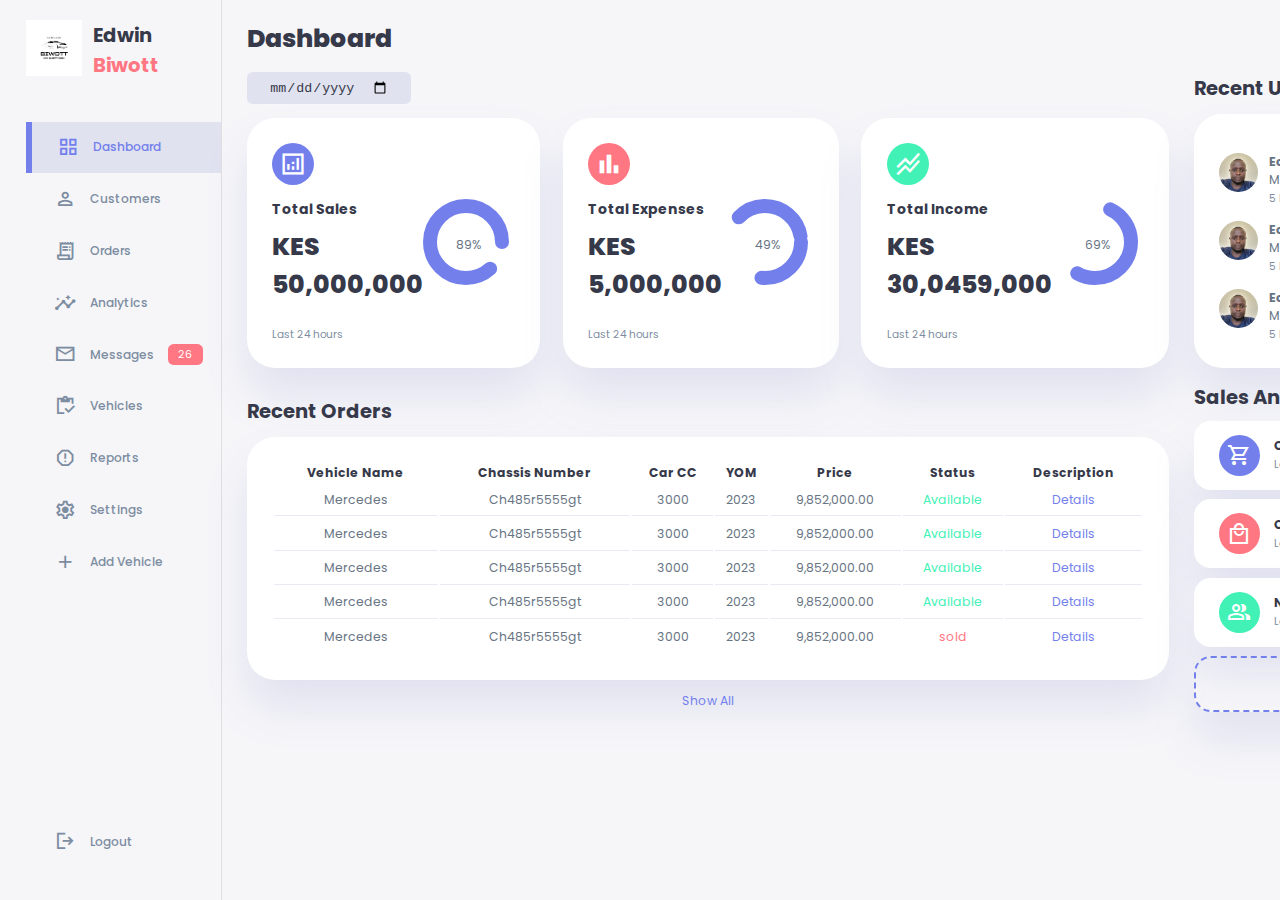
<file: admin car system/index.html>
<!DOCTYPE html>
<html lang="en">
<head>
    <meta charset="UTF-8">
    <meta name="viewport" content="width=device-width, initial-scale=1.0">
    <link rel="stylesheet" href="https://fonts.googleapis.com/css2?family=Material+Symbols+Sharp:opsz,wght,FILL,GRAD@20..48,100..700,0..1,-50..200" />
    <link rel="stylesheet" href="admin.css">
    <title>admin dashboard</title>
</head>
<body>
    <div class="container">
        <aside>
            <div class="top">
                <div class="logo">
                    <img src="./images/Biwott.png"  alt="admin  logo">
                    <h2>Edwin <span class="danger">Biwott</span></h2>
                </div>
                <div class="close" id="close-btn">
                    <span class="material-symbols-sharp">
                        close
                    </span>
                </div>
            </div>
            <div class="sidebar">
                <a href="#" class="active">
                    <span class="material-symbols-sharp">
                        grid_view
                    </span>
                    <h3>Dashboard</h3>
                </a>
                <a href="#">
                    <span class="material-symbols-sharp">
                        person_outline
                    </span>
                    <h3>Customers</h3>
                </a>
                <a href="#">
                    <span class="material-symbols-sharp">
                        receipt_long
                    </span>
                    <h3>Orders</h3>
                </a>
                <a href="#">
                    <span class="material-symbols-sharp">
                        insights
                    </span>
                    <h3>Analytics</h3>
                </a>
                <a href="#">
                    <span class="material-symbols-sharp">
                        mail_outline
                    </span>
                    <h3>Messages</h3>
                    <span class="message-count">26</span>
                </a>
                <a href="#">
                    <span class="material-symbols-sharp">
                        inventory
                    </span>
                    <h3>Vehicles</h3>
                </a>
                <a href="#">
                    <span class="material-symbols-sharp">
                        report
                    </span>
                    <h3>Reports</h3>
                </a>
                <a href="#">
                    <span class="material-symbols-sharp">
                        settings
                    </span>
                    <h3>Settings</h3>
                </a>
                <a href="#">
                    <span class="material-symbols-sharp">
                        add
                    </span>
                    <h3>Add Vehicle</h3>
                </a>
                <a href="#">
                    <span class="material-symbols-sharp">
                        logout
                    </span>
                    <h3>Logout</h3>
                </a>
            </div>
        </aside>
        <!------ASIDE END----->
        <main>
                <h1>Dashboard</h1>
                <div class="date">
                    <input type="date">
                </div>
                <div class="insights">
                    <div class="sales">
                        <span class="material-symbols-sharp">analytics</span>
                        <div class="middle">
                            <div class="left">
                                <h3>Total Sales</h3>
                                <h1>KES 50,000,000</h1>
                            </div>
                            <div class="progress">
                                <svg>
                                    <circle cx="38" cy="38" r="36"></circle>
                                </svg>
                                <div class="number">
                                    <p>89%</p>
                                </div>
                            </div>
                        </div>
                        <small class="text-muted">Last 24 hours</small>
                    </div>
                    <!--END OF SALES-->
                    <div class="expenses">
                        <span class="material-symbols-sharp">bar_chart</span>
                        <div class="middle">
                            <div class="left">
                                <h3>Total Expenses</h3>
                                <h1>KES 5,000,000</h1>
                            </div>
                            <div class="progress">
                                <svg>
                                    <circle cx="38" cy="38" r="36"></circle>
                                </svg>
                                <div class="number">
                                    <p>49%</p>
                                </div>
                            </div>
                        </div>
                        <small class="text-muted">Last 24 hours</small>
                    </div>
                    <!--END OF EXPENSES-->
                    <div class="income">
                        <span class="material-symbols-sharp">stacked_line_chart</span>
                        <div class="middle">
                            <div class="left">
                                <h3>Total Income</h3>
                                <h1>KES 30,0459,000</h1>
                            </div>
                            <div class="progress">
                                <svg>
                                    <circle cx="38" cy="38" r="36"></circle>
                                </svg>
                                <div class="number">
                                    <p>69%</p>
                                </div>
                            </div>
                        </div>
                        <small class="text-muted">Last 24 hours</small>
                    </div>
                    <!--END OF INCOME-->
                </div>
                <!------END OF INSIGHTS----->

                <div class="recent-orders">
                    <h2>Recent Orders</h2>
                    <table>
                        <thead>
                            <tr>
                            <th>Vehicle Name</th>
                            <th>Chassis Number</th>
                            <th>Car CC</th>
                            <th>YOM</th>
                            <th>Price</th>
                            <th>Status</th>
                            <th>Description</th>
                            </tr>
                        </thead>
                        <tbody>
                            <tr>
                                <td>Mercedes</td>
                                <td>Ch485r5555gt</td>
                                <td>3000</td>
                                <td>2023</td>
                                <td>9,852,000.00</td>
                                <td class="success">Available</td>
                                <td class="primary">Details</td>
                            </tr>
                            <tr>
                                <td>Mercedes</td>
                                <td>Ch485r5555gt</td>
                                <td>3000</td>
                                <td>2023</td>
                                <td>9,852,000.00</td>
                                <td class="success">Available</td>
                                <td class="primary">Details</td>
                            </tr>
                            <tr>
                                <td>Mercedes</td>
                                <td>Ch485r5555gt</td>
                                <td>3000</td>
                                <td>2023</td>
                                <td>9,852,000.00</td>
                                <td class="success">Available</td>
                                <td class="primary">Details</td>
                            </tr>
                            <tr>
                                <td>Mercedes</td>
                                <td>Ch485r5555gt</td>
                                <td>3000</td>
                                <td>2023</td>
                                <td>9,852,000.00</td>
                                <td class="success">Available</td>
                                <td class="primary">Details</td>
                            </tr>
                            <tr>
                                <td>Mercedes</td>
                                <td>Ch485r5555gt</td>
                                <td>3000</td>
                                <td>2023</td>
                                <td>9,852,000.00</td>
                                <td class="danger">sold</td>
                                <td class="primary">Details</td>
                            </tr>
                        </tbody>
                    </table>
                    <a href="#">Show All</a>
                </div>
        </main>
        <!--------END OF MAIN-------->

        <div class="right">
            <div class="top">
                <button id="menu-btn">
                    <span class="material-symbols-sharp">
                        menu
                    </span>
                </button>
                <div class="theme-toggler">
                    <span class="material-symbols-sharp active">
                        light_mode
                    </span>
                    <span class="material-symbols-sharp">
                        dark_mode
                    </span>
                </div>
                <div class="profile">
                    <div class="info">
                        <p>Hey <b>Edwin</b></p>
                        <small class="text-muted">Admin</small>
                    </div>
                    <div class="profile-photo">
                        <img src="./images/webimg.jpeg" alt="Admin photo">
                    </div>
                </div>
            </div>

            <!-----END OF TOP----->
            <div class="recent-updates">
                <h2>Recent Updates</h2>
                <div class="updates">
                    <div class="update">
                        <div class="profile-photo">
                            <img src="./images/webimg.jpeg" alt="Profile photo">
                        </div>
                        <div class="message">
                            <p><b>Edwin Biwott</b> Wants to buy a new Mercedes GLE 350... </p>
                            <small class="text-muted">5 Minutes Ago</small>
                        </div>
                    </div>
                    <div class="update">
                        <div class="profile-photo">
                            <img src="./images/webimg.jpeg" alt="Profile photo">
                        </div>
                        <div class="message">
                            <p><b>Edwin Biwott</b> Wants to buy a new Mercedes GLE 350... </p>
                            <small class="text-muted">5 Minutes Ago</small>
                        </div>
                    </div>
                    <div class="update">
                        <div class="profile-photo">
                            <img src="./images/webimg.jpeg" alt="Profile photo">
                        </div>
                        <div class="message">
                            <p><b>Edwin Biwott</b> Wants to buy a new Mercedes GLE 350.</p>
                            <small class="text-muted">5 Minutes Ago</small>
                        </div>
                    </div>
                </div>
            </div>

            <!--------END OF RECENT UPDATES-------->

            <div class="sales-analytics">
                <h2>Sales Analytics</h2>
            <div class="item online">
                <div class="icon">
                    <span class="material-symbols-sharp">
                        shopping_cart
                    </span>
                </div>
                <div class="right">
                    <div class="info">
                        <h3>ONLINE ORDERS</h3>
                        <small class="text-muted">Last 24 Hours</small>
                    </div>
                    <h5 class="success">+39%</h5>
                    <h3>326</h3>
                </div>
            </div>
            <div class="item offline">
                <div class="icon">
                        <span class="material-symbols-sharp">
                            local_mall
                        </span>
                </div>
                <div class="right">
                    <div class="info">
                        <h3>OFFLINE ORDERS</h3>
                        <small class="text-muted">Last 24 Hours</small>
                    </div>
                    <h5 class="danger">-25%</h5>
                    <h3>200</h3>
                </div>
            </div>
            <div class="item customers">
                <div class="icon">
                    <span class="material-symbols-sharp">
                        group
                    </span>
                </div>
                <div class="right">
                    <div class="info">
                        <h3>New Cutomers</h3>
                        <small class="text-muted">Last 24 Hours</small>
                    </div>
                    <h5 class="success">+15%</h5>
                    <h3>89</h3>
                </div>
            </div>
            <div class="item add-vehicle">
                <div>
                    <span class="material-symbols-sharp">
                        add
                    </span>
                    <h3>Add Vehicle</h3>
                </div>
            </div>
            </div>
        </div>
    </div>
    <script src="index.js"></script>
</body>
</html>
</file>
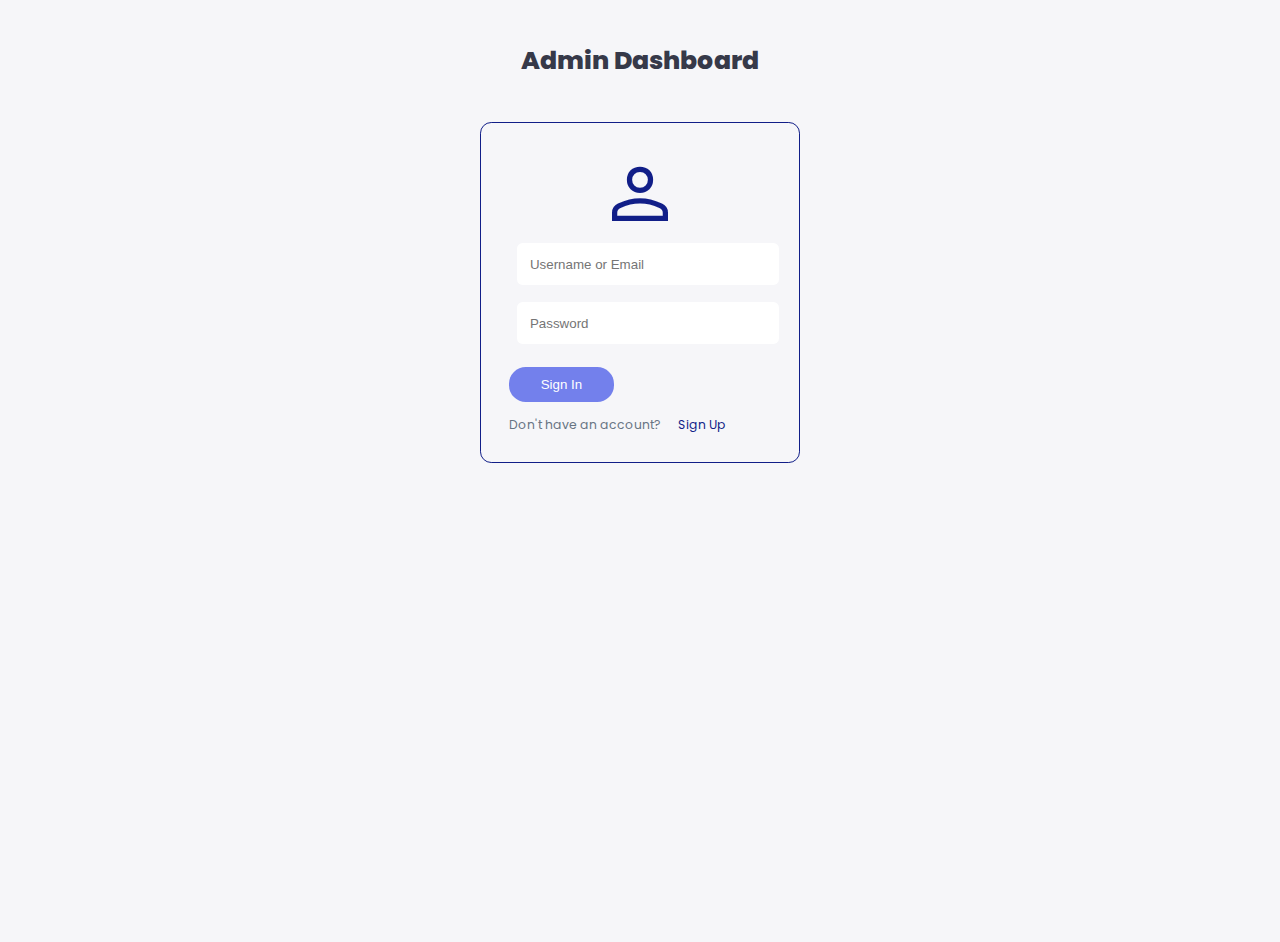
<file: admin car system/login.html>
<!DOCTYPE html>
<html lang="en">
<head>
    <meta charset="UTF-8">
    <meta name="viewport" content="width=device-width, initial-scale=1.0">
    <title>login</title>
    <link rel="stylesheet" href="https://fonts.googleapis.com/css2?family=Material+Symbols+Sharp:opsz,wght,FILL,GRAD@20..48,100..700,0..1,-50..200" />
    <link rel="stylesheet" href="admin.css">
</head>
<body>
    <div class="logins">
        <h1>Admin Dashboard</h1>
        <div class="login">
            <form action="">
                <span class="material-symbols-sharp">
                    person
                </span>
                <input type="text" placeholder="Username or Email" required>
                <input type="password" placeholder="Password" required>
                <button>Sign In</button>
                <p>Don't have an account? <a href="sign up.html">Sign Up</a></p>
            </form>
        </div>
    </div>
</body>
</html>
</file>
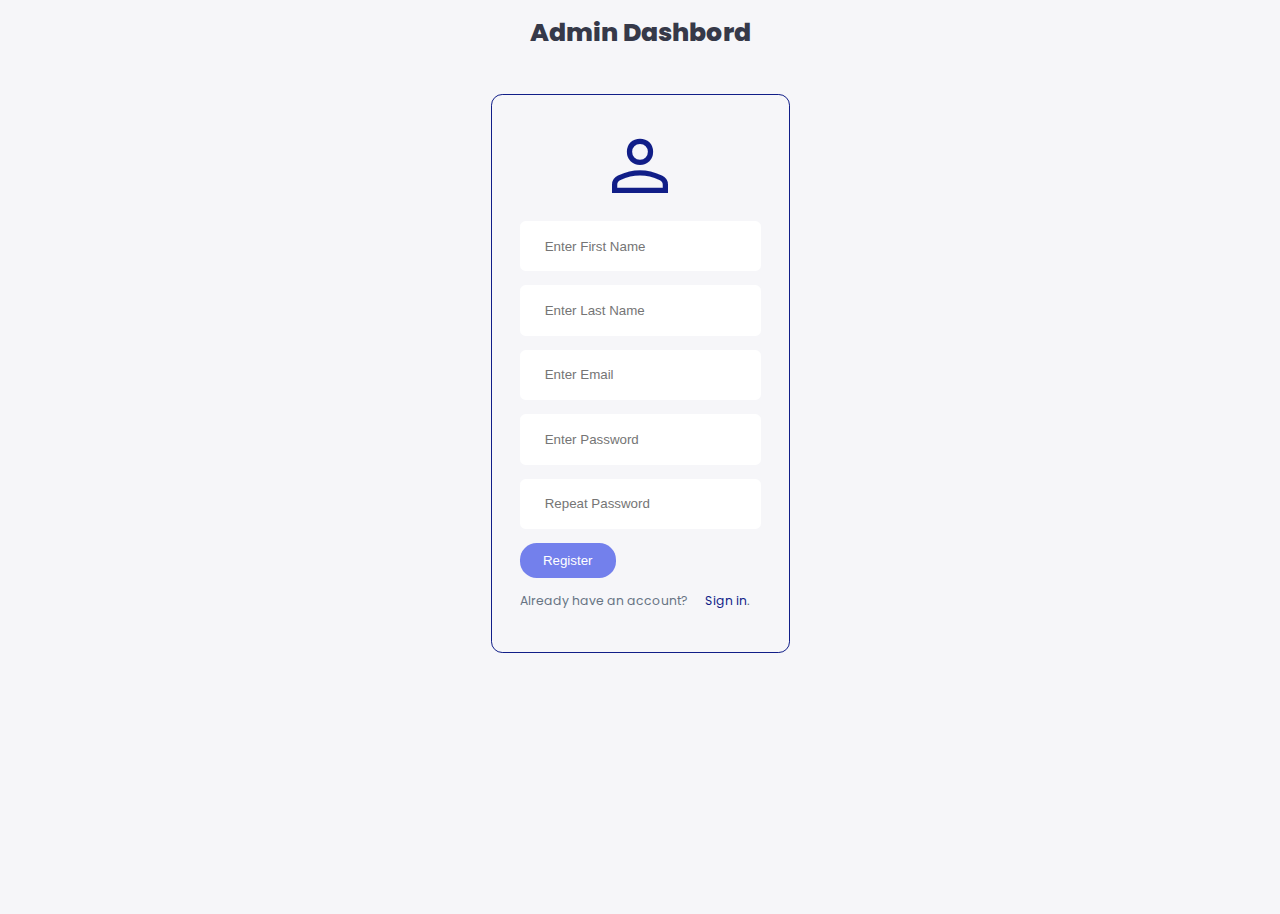
<file: admin car system/sign up.html>
<!DOCTYPE html>
<html lang="en">
<head>
    <meta charset="UTF-8">
    <meta name="viewport" content="width=device-width, initial-scale=1.0">
    <title>Sign up</title>
    <link rel="stylesheet" href="admin.css">
    <link rel="stylesheet" href="https://fonts.googleapis.com/css2?family=Material+Symbols+Sharp:opsz,wght,FILL,GRAD@20..48,100..700,0..1,-50..200" />

</head>
<body>
    <div class="register-form">
    <h1>Admin Dashbord</h1>
    <div class="register">
    <form action="action_page.php">
        <div class="signup">
            <span class="material-symbols-sharp">
                person
            </span>
          <input type="text" placeholder="Enter First Name" name="firstname" id="firstname" required>
          <input type="text" placeholder="Enter Last Name" name="lastname" id="lastname" required>
          <input type="email" placeholder="Enter Email" name="email" id="email" required>

          <input type="password" placeholder="Enter Password" name="password" id="password" required>
          <input type="password" placeholder="Repeat Password" name="password-repeat" id="password-repeat" required>
          <hr>
      
          <button type="submit" name="register" class="registerbtn">Register</button>
        </div>
      
        <div class=" signin">
          <p>Already have an account? <a href="login.html">Sign in</a>.</p>
        </div>
      </form> 
      </div>
    </div>
</body>
</html>
</file>
<file: admin car system/admin.css>
@import url('https://fonts.googleapis.com/css2?family=Poppins:ital,wght@0,300;0,400;0,500;0,600;0,800;1,400;1,500&display=swap');
/*---------ROOT VARIABLES-------------*/
:root{
    --color-primary: #7380ec;
    --color-danger: #ff7782;
    --color-success: #41f1b6;
    --color-warning: #ffbb55;
    --color-white: #fff;
    --color-info-dark: #7d8da1;
    --color-info-light: #dce1eb;
    --color-dark: #363949;
    --color-light: rgba(132,139,200,0.18);
    --color-primary-variant: #111e88;
    --color-dark-variant: #677483;
    --color-background: #f6f6f9;

    --card-border-radius: 2rem;
    --border-radius-1: 0.4rem;
    --border-radius-2: 0.8rem;
    --border-radius-3: 1.2rem;

    --card-padding: 1.8rem;
    --padding-1: 1.2rem;

    --box-shadow: 0 2rem 3rem var(--color-light);
}
.dark-theme-variables {
    --color-background: #181a1e;
    --color-white: #202528;
    --color-dark: #edeffd;
    --color-dark-variant: #a3bdcc;
    --color-light: rgba(0,0,0,0.4);
    --box-shadow: 0 2rem 3 rem var(--color-light);
}
*{
    padding: 0;
    margin: 0;
    box-sizing: border-box;
    outline: 0;
    appearance: none;
    border: 0;
    text-decoration: none;
    list-style: none;
}
html{
    font-size: 14px;
}
body{
    width: 100vw;
    height: 100vh;
    font-family: poppins, sans-serif;
    font-size: 0.88rem;
    background: var(--color-background);
    user-select: none;
    overflow: hidden;
    color: var(--color-dark);
}
.container{
    display: grid;
    width: 96%;
    margin: 0 auto;
    gap: 1.8rem;
    grid-template-columns: 14rem auto 23rem;
}
a{
    color: var(--color-dark);
}
img{
    display: block;
    width: 100%;
}
h1{
    font-weight: 800;
    font-size: 1.8rem;
}
h2{
    font-size: 1.4rem;
}
h3{
    font-size: 0.87rem;
}
h4{
    font-size: 0.8rem;
}
h5{
    font-size: 0.77rem;
}
small{
    font-size: 0.75rem;
}
.profile-photo{
    width: 2.8rem;
    height: 2.8rem;
    border-radius: 50%;
    overflow: hidden;
}
.text-muted{
    color: var(--color-info-dark);
}
p{
    color: var(--color-dark-variant);
}
b{
    color: var(--color-dark-variant);
}
.primary{
    color: var(--color-primary);
}
.danger{
    color: var(--color-danger);
}
.success{
    color: var(--color-success);
}
.warning{
    color: var(--color-warning);
}
aside{
    height: 100vh;
    border-right: 0.01rem solid rgb(227, 222, 222);
}
aside .top{
    display: flex;
    align-items: center;
    justify-content: space-between;
    margin-top: 1.4rem;
}
aside .logo{
    display: flex;
    gap: 0.8rem;
}
aside .logo img{
    width: 4rem;
    height: 4rem;
}
aside .close{
    display: none;
}

/******SIDE BAR *********/

.sidebar{
    display: flex;
    flex-direction: column;
    height: 86vh;
    position: relative;
    top: 3rem;
}
aside h3{
    font-weight: 500;
}
aside .sidebar a{
    display: flex;
    color: var(--color-info-dark);
    margin-left: 2rem;
    gap: 1rem;
    align-items: center;
    position: relative;
    height: 3.7rem;
    transition: all 300ms ease;
}
aside .sidebar a span{
    font-size: 1.6rem;
    transition: all 300ms ease;
}
aside .sidebar a:last-child{
    position: absolute;
    bottom: 2rem;
    width: 100%;
}
aside .sidebar a.active{
    background: var(--color-light);
    color: var(--color-primary);
    margin-left: 0;
}
aside .sidebar a.active::before{
    content: "";
    width: 6px;
    height: 100%;
    background: var(--color-primary);
}
aside .sidebar a.active span{
    color: var(--color-primary);
    margin-left: calc(1rem - 3px);
}
aside .sidebar a:hover{
    color: var(--color-primary) ;
}
aside .sidebar a:hover span{
    margin-left: 1rem;
}
aside .sidebar .message-count{
    background-color: var(--color-danger);
    color: var(--color-white);
    padding: 2px 10px;
    font-size: 11px;
    border-radius: var(--border-radius-1);
}

/* ===========MAIN======*/
main{
    margin-top: 1.4rem;
}
main .date{
    display: inline-block;
    background: var(--color-light);
    border-radius: var(--border-radius-1);
    margin-top: 1rem;
    padding: 0.5rem 1.6rem;
}
main .date input[type="date"]{
    background: transparent;
    color: var(--color-dark);
}
main .insights{
    display: grid;
    grid-template-columns: repeat(3,1fr);
    gap: 1.6rem;
}
main .insights > div{
    background: var(--color-white);
    padding: var(--card-padding);
    border-radius: var(--card-border-radius);
    margin-top: 1rem;
    box-shadow: var(--box-shadow);
    transition: 300ms ease;
}
main .insights > div:hover{
    box-shadow: none;
}
main .insights > div span{
    background: var(--color-primary);
    padding: 0.5rem;
    border-radius: 50%;
    color: var(--color-white);
    font-size: 2rem;
}
main .insights > div.expenses span{
    background: var(--color-danger);
}
main .insights > div.income span{
    background: var(--color-success);
}
main .insights > div .middle{
    display: flex;
    justify-content: space-between;
    align-items: center;
}
main .insights h3{
    margin: 1rem 0 0.6rem;
    font-size: 1rem;
}
main .insights .progress{
    position: relative;
    width: 92px;
    height: 92px;
    border-radius: 50%;
}
main .insights svg{
    width: 7rem;
    height: 7rem;
}
main .insights svg circle{
    fill: none;
    stroke: var(--color-primary);
    stroke-width: 14;
    stroke-linecap: round;
    transform: translate(5px, 5px);
    stroke-dasharray: 110;
    stroke-dashoffset: 92;
}
main .insights .sales svg circle{
    stroke-dashoffset: -30;
    stroke-dasharray: 200;
}
main .insights .expenses svg circle{
    stroke-dashoffset: 20;
    stroke-dasharray: 80;
}
main .insights .income svg circle{
    stroke-dashoffset: 35;
    stroke-dasharray: 110;
}
main .insights .progress .number{
    position: absolute;
    top: 0;
    left: 0;
    width: 100%;
    height: 100%;
    display: flex;
    justify-content: center;
    align-items: center;
}
main .insights small{
    display: block;
    margin-top: 1.6rem ;
}

/* =========RECENT ORDERS=========*/
main .recent-orders{
    margin-top: 2rem;
}
main .recent-orders h2{
    margin-bottom: 0.8rem;
}
main .recent-orders table{
    background: var(--color-white);
    width: 100%;
    border-radius: var(--card-border-radius);
    padding: var(--card-padding);
    text-align: center;
    box-shadow: var(--box-shadow);
    transition: all 300ms ease;
}
main .recent-orders table:hover{
    box-shadow: none;
}
main table tbody td{
    height: 2.3rem;
    border-bottom: 1px solid var(--color-light);
    color: var(--color-dark-variant);
}
main table tbody tr:last-child td{
    border-bottom: none;
}
main .recent-orders a{
    display: block;
    text-align: center;
    margin: 0.8rem auto;
    color: var(--color-primary);
}

/***********RIGHT**********/
.right{
    margin-top: 1.4rem;
}
.right .top{
    display: flex;
    justify-content: end;
    gap: 2rem;
}
.right button{
    display: none;
}
.right .theme-toggler{
    background: var(--color-light);
    display: flex;
    justify-content: space-between;
    align-items: center;
    height: 1.6rem;
    width: 4.2rem;
    cursor: pointer;
    border-radius: var(--border-radius-1);
}
.right .theme-toggler span{
    font-size: 1.2rem;
    width: 50%;
    height: 100%;
    display: flex;
    align-items: center;
    justify-content: center;
}
.right .theme-toggler span.active{
    background: var(--color-primary);
    color: white;
    border-radius: var(--border-radius-1);
}
.right .top .profile{
    display: flex;
    gap: 2rem;
    text-align: right;
}

/*********RECENT UPDATE***********/
.right .recent-updates {
    margin-top: 1rem;
}
.right .recent-updates h2{
    margin-bottom: 0.8rem;
}
.right .recent-updates .updates {
    background: var(--color-white);
    padding: var(--card-padding);
    border-radius: var(--card-border-radius);
    box-shadow: var(--box-shadow);
    transition: 300ms ease;
}
.right .recent-updates .updates:hover{
    box-shadow: none;
}
.right .recent-updates .updates .update{
    display: grid;
    grid-template-columns: 2.6rem auto;
    gap: 1rem;
    margin-top: 1rem;
}

/*************SALES ANALYTICS*************/

.right .sales-analytics{
    margin-top: 1rem;
}
.right .sales-analytics h2{
    margin-bottom: 0.6rem;
}
.right .sales-analytics .item{
    background: var(--color-white);
    display: flex;
    align-items: center;
    gap: 1rem;
    margin-bottom: 0.7rem;
    padding: 1rem var(--card-padding);
    border-radius: var(--border-radius-3);
    box-shadow: var(--box-shadow);
    transition: all 300ms ease;
}
.right .sales-analytics .item:hover{
    box-shadow: none;
}
.right .sales-analytics .item .right{
    display: flex;
    justify-content: space-between;
    align-items: start;
    margin: 0;
    width: 100%;
}
.right .sales-analytics .item .icon{
    padding: 0.6rem;
    color: var(--color-white);
    border-radius: 50%;
    background: var(--color-primary);
    display: flex;
}
.right .sales-analytics .item.offline .icon{
    background: var(--color-danger);

}
.right .sales-analytics .item.customers .icon{
    background: var(--color-success);
}
.right .sales-analytics .add-vehicle{
    background: transparent;
    border: 2px dashed var(--color-primary);
    color: var(--color-primary);
    display: flex;
    align-items: center;
    justify-content: center;
    cursor: pointer;
}
.right .sales-analytics .add-vehicle:hover{
    background: var(--color-primary);
    color: white;
}
.right .sales-analytics .add-vehicle div{
    display: flex;
    align-items: center;
    gap: 0.6rem;
}
.right .sales-analytics .add-vehicle div h3{
    font-weight: 600;
}

/*****************MEDIA QUERIES******************/

@media screen and (max-width: 1200px) {
    .container{
        width: 94%;
        grid-template-columns: 7rem auto 23rem;
    }
    aside .logo h2{
        display: none;
    }
    aside .sidebar h3{
        display: none;
    }
    aside.sidebar a{
        width: 5.6rem;
    }
    .aside .sidebar a:last-child{
        position: relative;
        margin-top: 1.8rem;
    }
    main .insights{
        grid-template-columns: 1fr;
        gap: 0;
    }
    main.recent-orders{
        width: 94%;
        position: absolute;
        left: 50%;
        transform: translate(-50%);
        margin: 2rem 0 0 8.8rem;
    }
    main .recent-orders table{
        width: 83vw;
    }
    main table thead tr:last-child,
    main table thead tr:first-child{
        display: none;
    }
    main table tbody tr:last-child,
    main table tbody tr:first-child{
        display: none;
    }
}

/*****************MEDIA QUAERIES*****************/

@media screen and (max-width: 768px){
    body{
        height: auto;
        overflow: auto;
        margin-right: 2rem;
    }
      .container{
        width: 100%;
        grid-template-columns: 1fr;
      }
      aside{
        position: fixed;
        left: -100%;
        background: var(--color-white);
        width: 18rem;
        z-index: 3;
        box-shadow: 1rem 3rem 4rem var(--color-light);
        height: 100vh;
        padding-right: var(--card-padding);
        display: none;
        animation: showMenu 400ms ease forwards;
      }
      @keyframes showMenu {
         to{
            left: 0;
         }
      }
      aside .logo{
        margin-left: 1rem;
      }
      aside .logo h2{
        display: inline;
      }
      aside .sidebar h3{
        display: inline;
      } 
      aside .sidebar a{
        width: 100%;
        height: 3.4rem;
      }
      aside .sidebar a:last-child{
        position: absolute;
        bottom: 2rem;
      }
      aside .close{
        display: inline-block;
        cursor: pointer;
      }
      main{
        margin-top: 8rem;
        padding: 0 1rem;
      }
      main .recent-orders{
        position: relative;
        margin: 3rem 0 0 0;
        width: 100%;
      }
      main .recent-orders table{
        width: 100%;
        margin: 0;
      }
      .right{
        width: 94%;
        margin: 0 auto 4rem;
      }
      .right .top{
        position: fixed;
        top: 0;
        left: 0;
        align-items: center;
        padding: 0 0.8rem;
        height: 4.6rem;
        background-color: var(--color-white);
        width: 100%;
        margin: 0;
        z-index: 2;
        box-shadow: 0 1rem 1rem var(--color-light);
      }
      .right .top .theme-toggler{
        width: 4.4rem;
        position: absolute;
        left: 66%;
      }
      .right .profile .info{
        display: none;
      }
      .right .top button{
        display: inline-block;
        background: transparent;
        cursor: pointer;
        color: var(--color-dark);
        position: absolute;
        left: 1rem;
      }
      .right .top button span {
        font-size: 2rem;
      }
}

/************LOGIN FORM*************/
.logins h1{
    text-align: center;
    margin: 3rem;
}
.login{
    display: flex;
    justify-content: center;
    align-items: center;
    height: 50%;
}
form{
    display: inline-block;
    width: 25%;
    border: #111e88 1px solid;
    border-radius: var(--border-radius-2);
    padding: 2rem;
}
.login span{
    color: var(--color-primary-variant);
    display: flex;
    justify-content: center;
    font-size: 6rem;
}
.login input{
    height: 3rem;
    width: 100%;
    padding: 0.9rem;
    margin: 0.6rem;
    border-radius: var(--border-radius-1);
}
button{
    background: var(--color-primary);
    color: var(--color-white);
    height: 2.5rem;
    width: 40%;
    margin-top: 1rem;
    border-radius: var(--border-radius-3);
    cursor: pointer;
    transition: 300ms ease;
}
button:hover{
    color: var(--color-primary-variant);
}
.login p{
    margin-top: 1rem;
}
.login a{
    color: var(--color-primary-variant);
    margin-left: 1rem;
}

/***************REGISTER FORM****************/
.register-form h1{
    text-align: center;
    margin: 1rem;
}
.register span{
    color: var(--color-primary-variant);
    display: flex;
    justify-content: center;
    font-size: 6rem;
}
.register{
    display: flex;
    justify-content: center;
    align-items: center;
    margin: 3rem;
}
.register input{
    display: block;
    margin-top: 1rem;
    height: 3rem;
    width: 100%;
    padding: var(--card-padding);
    border-radius: var(--border-radius-1);
}
.register .signin{
    margin: 1rem 0 1rem;
}
.register a{
    color: var(--color-primary-variant);
    margin-left: 1rem;
}
</file>
